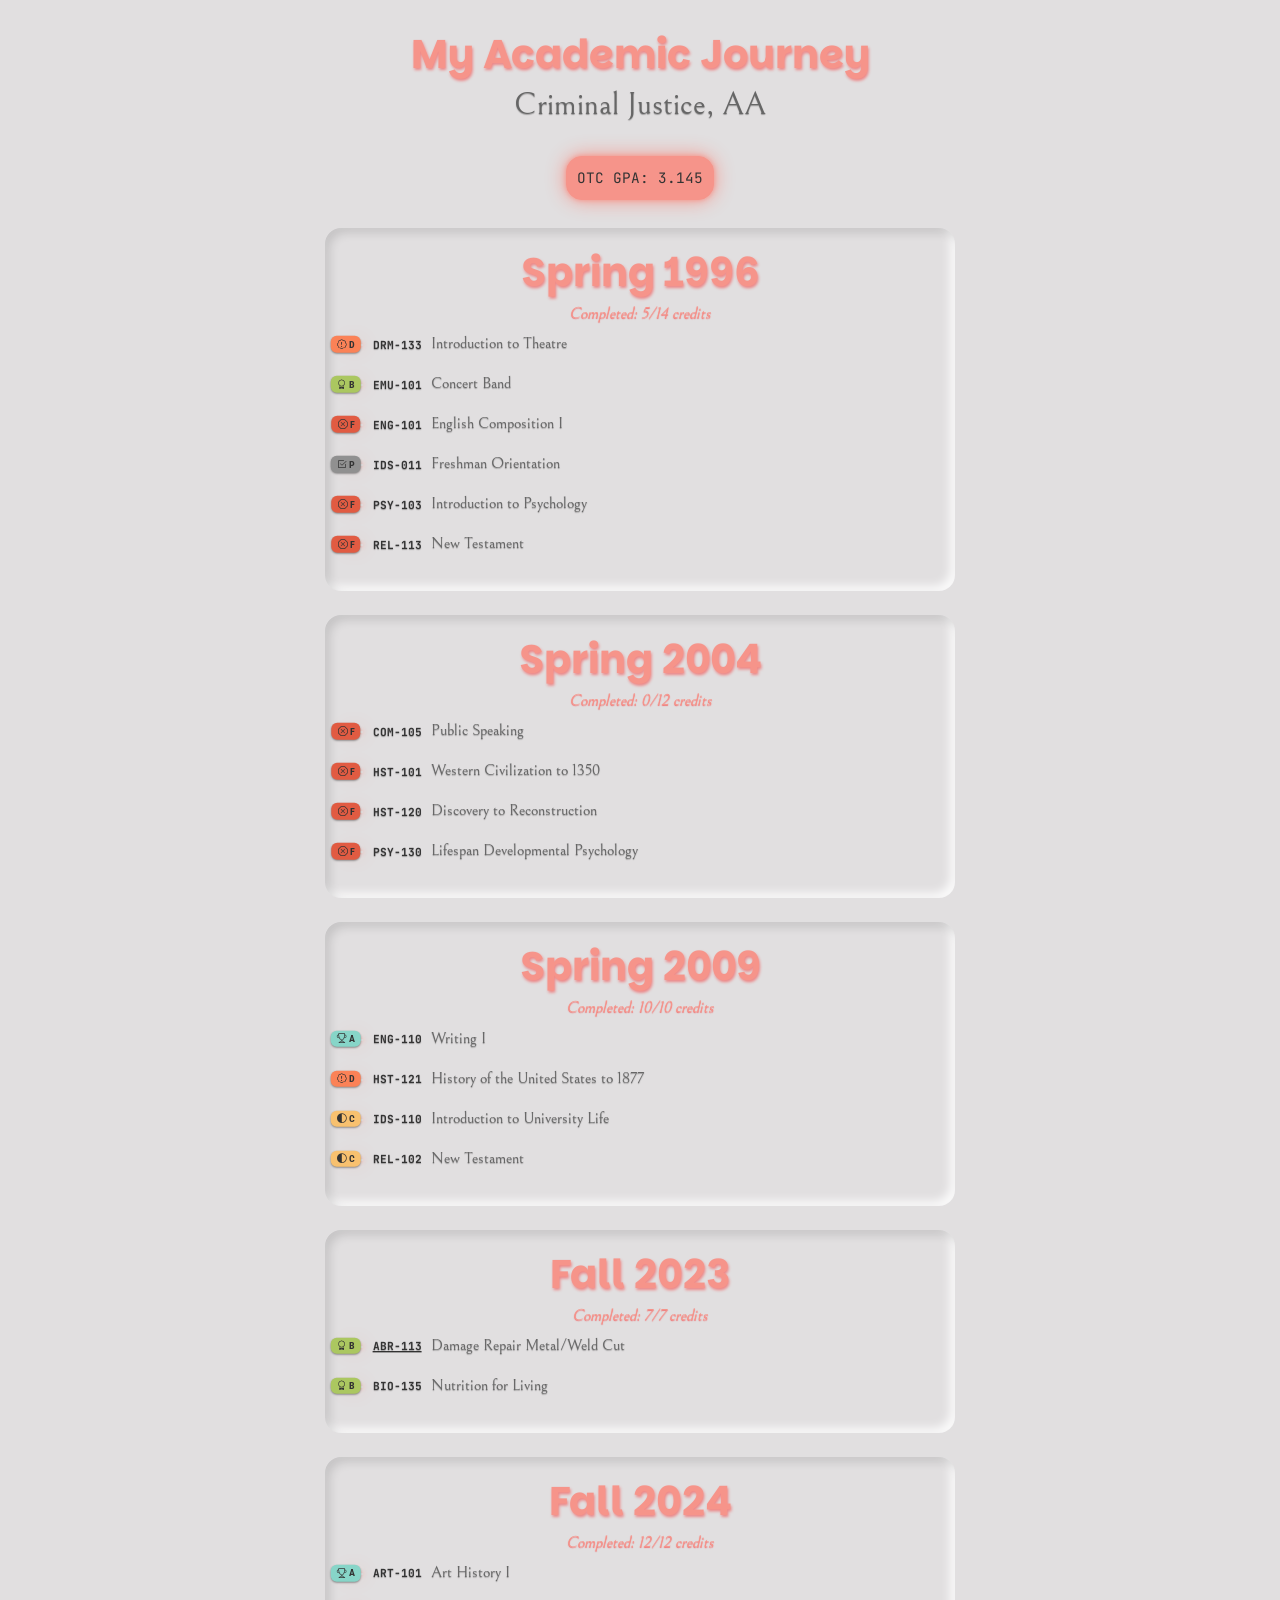
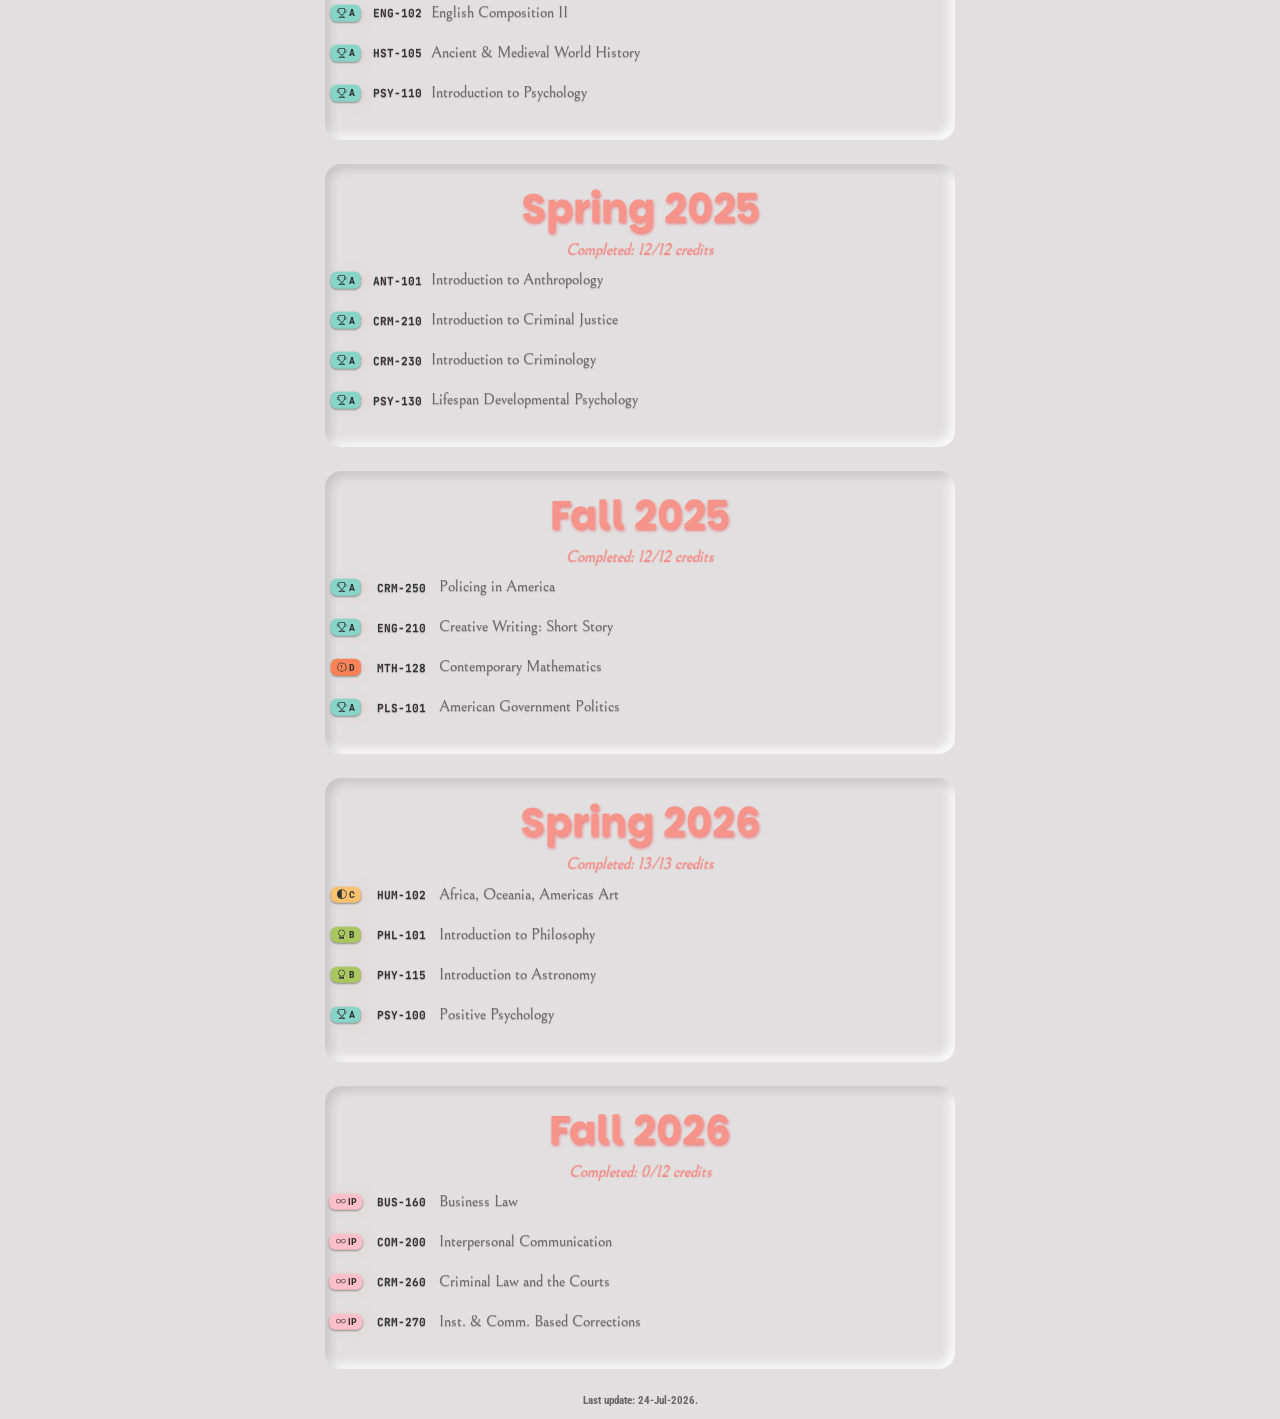
<file: index.html>
<!DOCTYPE html>
<html lang="en-US">
<head>
	<meta content="noindex, nofollow" name="robots">
	<meta charset="utf-8">
	<meta content="width=device-width, initial-scale=1" name="viewport">
	<title>My Academic Journey</title>
	<link href="https://cdn.jsdelivr.net/npm/bootstrap@5.3.8/dist/css/bootstrap.min.css" rel="stylesheet">
	<link href="https://cdn.jsdelivr.net/npm/bootstrap-icons@1.13.1/font/bootstrap-icons.min.css" rel="stylesheet">
	<link rel="preconnect" href="https://fonts.googleapis.com">
	<link rel="preconnect" href="https://fonts.gstatic.com" crossorigin>
	<link href="https://fonts.googleapis.com/css2?family=Bellefair&family=JetBrains+Mono:ital,wght@0,100..800;1,100..800&family=Parkinsans:wght@300..800&family=Roboto+Condensed:ital,wght@0,100..900;1,100..900&display=swap" rel="stylesheet">
	<link href="style.css" rel="stylesheet">
</head>
<body>
		<div class="container-fluid pb-1">
			<h1 class="display-name">My Academic Journey</h1>
			<h2 class="degree-name">Criminal Justice, AA</h2><br>
			<button class="mx-auto row">OTC GPA: 3.145</button>
		</div><br>
		<div class="embossbox">
			<h1>Spring 1996</h1>
			<h6>Completed: 5/14 credits</h6>
			<p><button class="btn position-relative" type="button"><span class="position-absolute start-0 translate-middle badge grade-d"><i class="bi bi-patch-exclamation"></i> D</span></button><span class="course-code">DRM-133</span>Introduction to Theatre</p>
			<p><button class="btn position-relative" type="button"><span class="position-absolute start-0 translate-middle badge grade-b"><i class="bi bi-award"></i> B</span></button><span class="course-code">EMU-101</span>Concert Band</p>
			<p><button class="btn position-relative" type="button"><span class="position-absolute start-0 translate-middle badge grade-f"><i class="bi bi-x-octagon"></i> F</span></button><span class="course-code">ENG-101</span>English Composition I</p>
			<p><button class="btn position-relative" type="button"><span class="position-absolute start-0 translate-middle badge grade-p"><i class="bi bi-check2-square"></i> P</span></button><span class="course-code">IDS-011</span>Freshman Orientation</p>
			<p><button class="btn position-relative" type="button"><span class="position-absolute start-0 translate-middle badge grade-f"><i class="bi bi-x-octagon"></i> F</span></button><span class="course-code">PSY-103</span>Introduction to Psychology</p>
			<p><button class="btn position-relative" type="button"><span class="position-absolute start-0 translate-middle badge grade-f"><i class="bi bi-x-octagon"></i> F</span></button><span class="course-code">REL-113</span>New Testament</p>
		</div><br>
		<div class="embossbox">
			<h1>Spring 2004</h1>
			<h6>Completed: 0/12 credits</h6>
			<p><button class="btn position-relative" type="button"><span class="position-absolute start-0 translate-middle badge grade-f"><i class="bi bi-x-octagon"></i> F</span></button><span class="course-code">COM-105</span>Public Speaking</p>
			<p><button class="btn position-relative" type="button"><span class="position-absolute start-0 translate-middle badge grade-f"><i class="bi bi-x-octagon"></i> F</span></button><span class="course-code">HST-101</span>Western Civilization to 1350</p>
			<p><button class="btn position-relative" type="button"><span class="position-absolute start-0 translate-middle badge grade-f"><i class="bi bi-x-octagon"></i> F</span></button><span class="course-code">HST-120</span>Discovery to Reconstruction</p>
			<p><button class="btn position-relative" type="button"><span class="position-absolute start-0 translate-middle badge grade-f"><i class="bi bi-x-octagon"></i> F</span></button><span class="course-code">PSY-130</span>Lifespan Developmental Psychology</p>
		</div><br>
		<div class="embossbox">
			<h1>Spring 2009</h1>
			<h6>Completed: 10/10 credits</h6>
			<p><button class="btn position-relative" type="button"><span class="position-absolute start-0 translate-middle badge grade-a"><i class="bi bi-trophy"></i> A</span></button><span class="course-code">ENG-110</span>Writing I</p>
			<p><button class="btn position-relative" type="button"><span class="position-absolute start-0 translate-middle badge grade-d"><i class="bi bi-patch-exclamation"></i> D</span></button><span class="course-code">HST-121</span>History of the United States to 1877</p>
			<p><button class="btn position-relative" type="button"><span class="position-absolute start-0 translate-middle badge grade-c"><i class="bi bi-circle-half"></i> C</span></button><span class="course-code">IDS-110</span>Introduction to University Life</p>
			<p><button class="btn position-relative" type="button"><span class="position-absolute start-0 translate-middle badge grade-c"><i class="bi bi-circle-half"></i> C</span></button><span class="course-code">REL-102</span>New Testament</p>
		</div><br>
		<div class="embossbox">
			<h1>Fall 2023</h1>
			<h6>Completed: 7/7 credits</h6>
			<p><button class="btn position-relative" type="button"><span class="position-absolute start-0 translate-middle badge grade-b"><i class="bi bi-award"></i> B</span></button><a class="course-code" href="abr113.html">ABR-113</a>Damage Repair Metal/Weld Cut</p>
			<p><button class="btn position-relative" type="button"><span class="position-absolute start-0 translate-middle badge grade-b"><i class="bi bi-award"></i> B</span></button><span class="course-code">BIO-135</span>Nutrition for Living</p>
		</div><br>
		<div class="embossbox">
			<h1>Fall 2024</h1>
			<h6>Completed: 12/12 credits</h6>
			<p><button class="btn position-relative" type="button"><span class="position-absolute start-0 translate-middle badge grade-a"><i class="bi bi-trophy"></i> A</span></button><span class="course-code">ART-101</span>Art History I</p>
			<p><button class="btn position-relative" type="button"><span class="position-absolute start-0 translate-middle badge grade-a"><i class="bi bi-trophy"></i> A</span></button><span class="course-code">ENG-102</span>English Composition II</p>
			<p><button class="btn position-relative" type="button"><span class="position-absolute start-0 translate-middle badge grade-a"><i class="bi bi-trophy"></i> A</span></button><span class="course-code">HST-105</span>Ancient & Medieval World History</p>
			<p><button class="btn position-relative" type="button"><span class="position-absolute start-0 translate-middle badge grade-a"><i class="bi bi-trophy"></i> A</span></button><span class="course-code">PSY-110</span>Introduction to Psychology</p>
		</div><br>
		<div class="embossbox">
			<h1>Spring 2025</h1>
			<h6>Completed: 12/12 credits</h6>
			<p><button class="btn position-relative" type="button"><span class="position-absolute start-0 translate-middle badge grade-a"><i class="bi bi-trophy"></i> A</span></button><span class="course-code">ANT-101</span>Introduction to Anthropology</p>
			<p><button class="btn position-relative" type="button"><span class="position-absolute start-0 translate-middle badge grade-a"><i class="bi bi-trophy"></i> A</span></button><span class="course-code">CRM-210</span>Introduction to Criminal Justice</p>
			<p><button class="btn position-relative" type="button"><span class="position-absolute start-0 translate-middle badge grade-a"><i class="bi bi-trophy"></i> A</span></button><span class="course-code">CRM-230</span>Introduction to Criminology</p>
			<p><button class="btn position-relative" type="button"><span class="position-absolute start-0 translate-middle badge grade-a"><i class="bi bi-trophy"></i> A</span></button><span class="course-code">PSY-130</span>Lifespan Developmental Psychology</p>
		</div><br>
		<div class="embossbox">
			<h1>Fall 2025</h1>
			<h6>Completed: 12/12 credits</h6><button class="btn position-relative" type="button"><span class="position-absolute start-0 translate-middle badge grade-a"><i class="bi bi-trophy"></i> A</span></button> <span class="course-code">CRM-250</span> <span class="course-item">Policing in America</span>
			<p></p>
			<p><button class="btn position-relative" type="button"><span class="position-absolute start-0 translate-middle badge grade-a"><i class="bi bi-trophy"></i> A</span></button> <span class="course-code">ENG-210</span> <span class="course-item">Creative Writing: Short Story</span></p>
			<p><button class="btn position-relative" type="button"><span class="position-absolute start-0 translate-middle badge grade-d"><i class="bi bi-patch-exclamation"></i> D</span></button> <span class="course-code">MTH-128</span> <span class="course-item">Contemporary Mathematics</span></p>
			<p><button class="btn position-relative" type="button"><span class="position-absolute start-0 translate-middle badge grade-a"><i class="bi bi-trophy"></i> A</span></button> <span class="course-code">PLS-101</span> <span class="course-item">American Government Politics</span></p>
		</div><br>
		<div class="embossbox">
			<h1>Spring 2026</h1>
			<h6>Completed: 13/13 credits</h6>
			<p><button class="btn position-relative" type="button"><span class="position-absolute start-0 translate-middle badge grade-c"><i class="bi bi-circle-half"></i> C</span></button> <span class="course-code">HUM-102</span> <span class="course-item">Africa, Oceania, Americas Art</span></p>
			<p><button class="btn position-relative" type="button"><span class="position-absolute start-0 translate-middle badge grade-b"><i class="bi bi-award"></i> B</span></button> <span class="course-code">PHL-101</span> <span class="course-item">Introduction to Philosophy</span></p>
			<p><button class="btn position-relative" type="button"><span class="position-absolute start-0 translate-middle badge grade-b"><i class="bi bi-award"></i> B</span></button> <span class="course-code">PHY-115</span> <span class="course-item">Introduction to Astronomy</span></p>
			<p><button class="btn position-relative" type="button"><span class="position-absolute start-0 translate-middle badge grade-a"><i class="bi bi-trophy"></i> A</span></button> <span class="course-code">PSY-100</span> <span class="course-item">Positive Psychology</span></p>
		</div><br>
		<div class="embossbox">
			<h1>Fall 2026</h1>
			<h6>Completed: 0/12 credits</h6>
			<p><button class="btn position-relative" type="button"><span class="position-absolute start-0 translate-middle badge grade-pending"><i class="bi bi-infinity"></i> IP</span></button> <span class="course-code">BUS-160</span> <span class="course-item">Business Law</span></p>
			<p><button class="btn position-relative" type="button"><span class="position-absolute start-0 translate-middle badge grade-pending"><i class="bi bi-infinity"></i> IP</span></button> <span class="course-code">COM-200</span> <span class="course-item">Interpersonal Communication</span></p>
			<p><button class="btn position-relative" type="button"><span class="position-absolute start-0 translate-middle badge grade-pending"><i class="bi bi-infinity"></i> IP</span></button> <span class="course-code">CRM-260</span> <span class="course-item">Criminal Law and the Courts</span></p>
			<p><button class="btn position-relative" type="button"><span class="position-absolute start-0 translate-middle badge grade-pending"><i class="bi bi-infinity"></i> IP</span></button> <span class="course-code">CRM-270</span> <span class="course-item">Inst. & Comm. Based Corrections</span></p>
		</div><br>
		<footer class="footer-custom">
			Last update: 24-Jul-2026.
		</footer>
	</div>
</body>
</html>
</file>
<file: style.css>
body {
	background-color: #E1DFE0;
    font-family: "Bellefair", serif;
	color: #666666;
    text-shadow: 0px 1px 1px rgba(0, 0, 0, 0.3);
	min-height: 100vh;
    margin: 10px;
}

h1 {
    font-family: "Parkinsans", sans-serif;
    font-weight: bolder;
    color: #F6948A;
    text-shadow: 1px 2px 3px rgba(255, 0, 0, 0.4);
    text-align: center;
}

h6 {
    font-family: "Bellefair", serif;
    font-style: italic;
	color: #F6948A;
    text-shadow: 0px 1px 1px rgba(255, 0, 0, 0.5);
    text-align: center;
}

div {
    margin: auto;
    align-content: center;
    padding: 20px;
}

.glassbox {
    backdrop-filter: blur(4px);
    background: rgba(177, 210, 215, 0.1);
    box-shadow: 5px 5px 30px rgba(0, 0, 0, 0.6);
    border-radius: 12px;
    border: 1px solid rgba(177, 210, 215, 0.3);
    height: 100%;
    max-height: 500px;
    width: 50%;
    max-width: 768px;
}

.embossbox {
    background: #E1DFE0;
    box-shadow:
        inset 5px 5px 10px rgba(0, 0, 0, 0.12),
        inset -5px -5px 10px rgba(255, 255, 255, 0.85);
    border-radius: 16px;
    border: 0px solid rgba(255, 255, 255, 0.35);
    height: 100%;
    max-height: 500px;
    width: 50%;
    max-width: 768px;
}

.btn {
	--bs-btn-padding-y: 0.0rem;
	--bs-btn-padding-x: 0.5rem;
	--bs-btn-font-size: 0.8rem;
}

button {
	font-family: "JetBrains Mono", monospace;
	font-size: 0.9rem;
	color: #333333;
	padding: 10px;
	text-align: center;
	background-color: #F6948A;
	border: 1px solid;
	border-color: #F6948A;
	border-radius: 16px;
	box-shadow: 0 0 5px #F6948A,
	0 0 20px #F6948A;
}

button:hover {
	cursor: default;
	box-shadow: 0 0 5px #F6948A,
	0 0 25px #F6948A, 0 0 50px #F6948A,
	0 0 75px #F6948A, 0 0 150px #F6948A;
}

.course-code {
	align-items: left;
	min-width: 90px;
	padding: 0.35rem 0.6rem;
	font-family: "JetBrains Mono", monospace;
	font-weight: 700;
	font-size: 0.7rem;
	color: #333333;
}

.grade-a {
	background-color: #87D5C8;
    font-family: "Roboto Condensed", sans-serif;
	color: #333333;
    box-shadow: 0px 1px 2px rgba(0, 0, 0, 0.4);
}

.grade-b {
	background-color: #ABC760;
    font-family: "Roboto Condensed", sans-serif;
	color: #333333;
    box-shadow: 0px 1px 2px rgba(0, 0, 0, 0.4);
}

.grade-c {
	background-color: #F8C16F;
    font-family: "Roboto Condensed", sans-serif;
	color: #333333;
    box-shadow: 0px 1px 2px rgba(0, 0, 0, 0.4);
}

.grade-d {
	background-color: #FB8257;
    font-family: "Roboto Condensed", sans-serif;
	color: #333333;
    box-shadow: 0px 1px 2px rgba(0, 0, 0, 0.4);
}

.grade-f {
	background-color: #E15B42;
    font-family: "Roboto Condensed", sans-serif;
	color: #333333;
    box-shadow: 0px 1px 2px rgba(0, 0, 0, 0.4);
}

.grade-p {
	background-color: #909090;
    font-family: "Roboto Condensed", sans-serif;
	color: #333333;
    box-shadow: 0px 1px 2px rgba(0, 0, 0, 0.4);
}

.grade-pending {
	background-color: pink;
    font-family: "Roboto Condensed", sans-serif;
	color: #333333;
    box-shadow: 0px 1px 2px rgba(0, 0, 0, 0.4);
}

.footer-custom {
    font-family: "Roboto Condensed", sans-serif;
    font-size: 0.7rem;
    font-weight: bold;
    text-align: center;
    text-shadow: none;
}

.display-name {
    text-align: center;
}

.degree-name {
    text-align: center;
}
</file>
